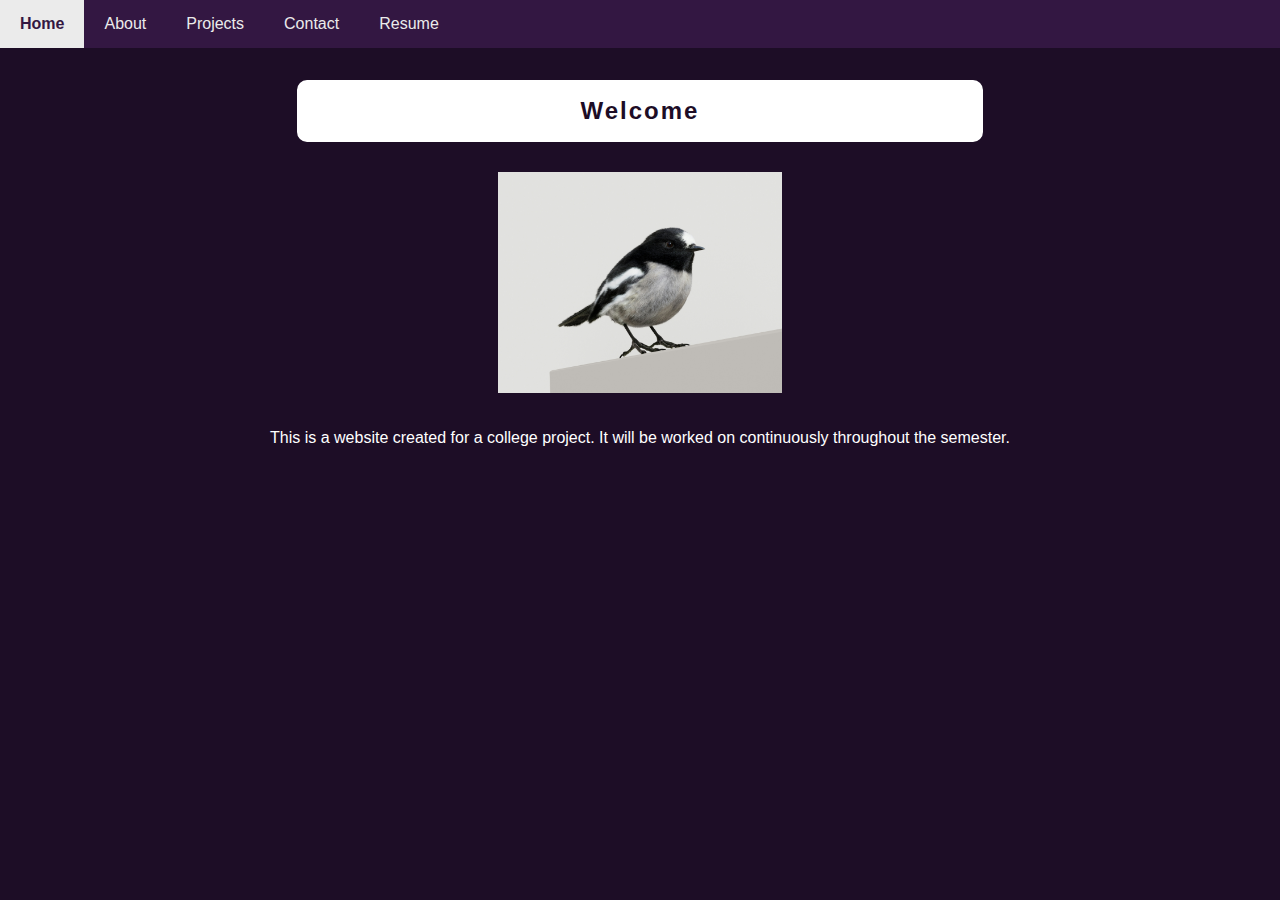
<file: index.html>
<!DOCTYPE html>
<html lang="en">
<head>
    <meta charset="UTF-8">
    <meta name="viewport" content="width=device-width, initial-scale=1.0">
    <title>Welcome</title>
    <link rel="stylesheet" href="styles.css">
</head>
<body>
    <nav>
        <ul>
            <li><a class="activePage" href="index.html">Home</a></li>
            <li><a href="about.html">About</a></li>
            <li><a href="projects.html">Projects</a></li>
            <li><a href="contact.html">Contact</a></li>
            <li><a href="resume.pdf">Resume</a></li>
        </ul>
    </nav>
        
    <main>
        <h2 class="title">Welcome</h2>
        <img src="images/bird.jpg" id="bird" alt="grayscale photo of bird">
        <div>
            <p>This is a website created for a college project. It will be worked on continuously
               throughout the semester.</p>
        </div>
    </main>
</body>
</html>
</file>
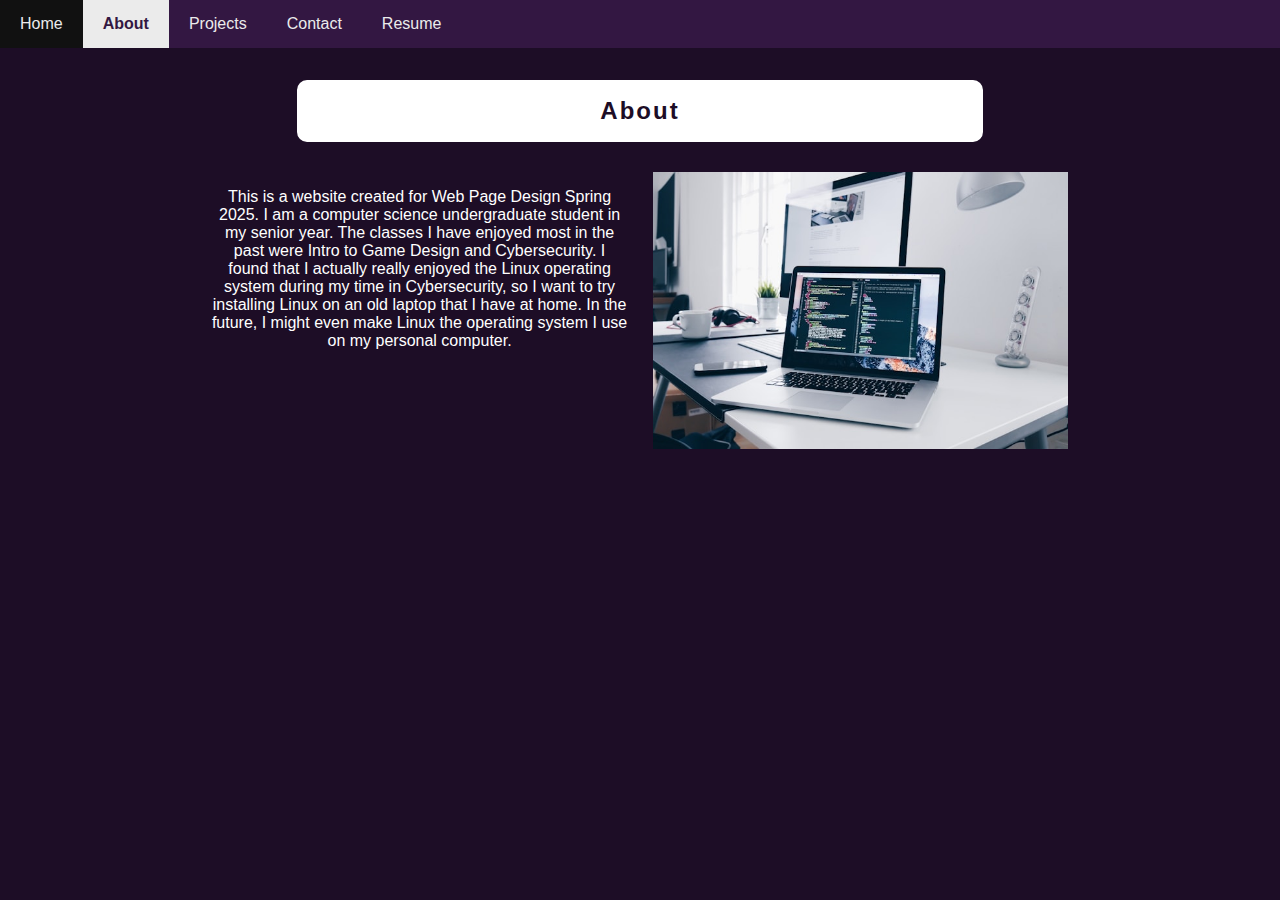
<file: about.html>
<!DOCTYPE html>
<html lang="en">
<head>
    <meta charset="UTF-8">
    <meta name="viewport" content="width=device-width, initial-scale=1.0">
    <title>About</title>
    <link rel="stylesheet" href="styles.css">
</head>
<body>
    <nav>
        <ul>
            <li><a href="index.html">Home</a></li>
            <li><a class="activePage" href="about.html">About</a></li>
            <li><a href="projects.html">Projects</a></li>
            <li><a href="contact.html">Contact</a></li>
            <li><a href="resume.pdf">Resume</a></li>
        </ul>
    </nav>

    <main>
        <h2 class="title">About</h2>
        <div class="container">
            <p>
                This is a website created for Web Page Design Spring 2025. I am a computer science 
                undergraduate student in my senior year. The classes I have enjoyed most in the past 
                were Intro to Game Design and Cybersecurity. I found that I actually really enjoyed 
                the Linux operating system during my time in Cybersecurity, so I want to try installing
                Linux on an old laptop that I have at home. In the future, I might even make Linux
                the operating system I use on my personal computer.
            </p>
            <img src="images/computer.jpg" alt="laptop">
        </div>
    </main>
</body>
</html>
</file>
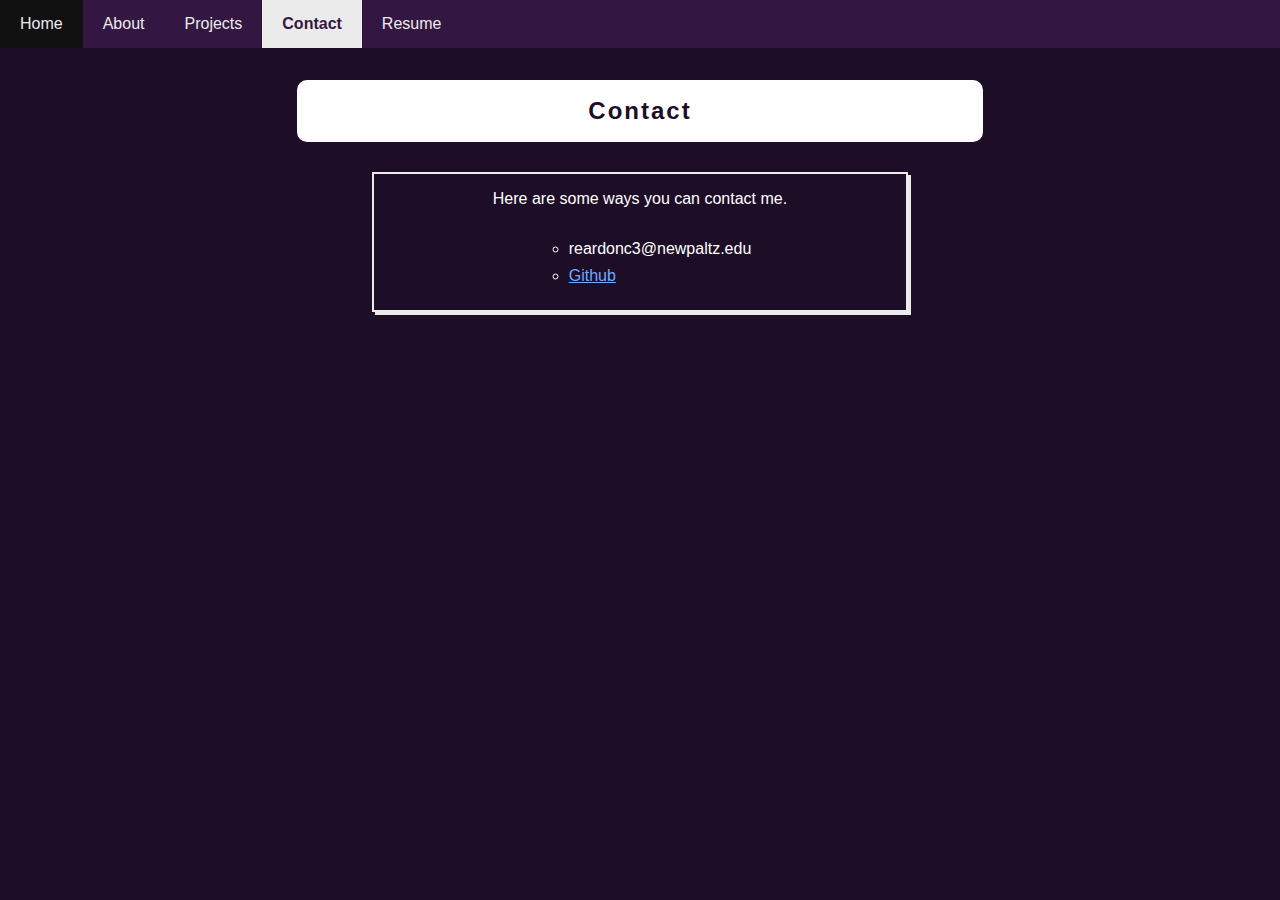
<file: contact.html>
<!DOCTYPE html>
<html lang="en">
<head>
    <meta charset="UTF-8">
    <meta name="viewport" content="width=device-width, initial-scale=1.0">
    <title>Contact</title>
    <link rel="stylesheet" href="styles.css">
</head>
<body>
    <nav>
        <ul>
            <li><a href="index.html">Home</a></li>
            <li><a href="about.html">About</a></li>
            <li><a href="projects.html">Projects</a></li>
            <li><a class="activePage" href="contact.html">Contact</a></li>
            <li><a href="resume.pdf">Resume</a></li>
        </ul>
    </nav>

    <main>
        <h2 class="title">Contact</h2>
        <div class="listContainer">
            <p>Here are some ways you can contact me.</p>    
            <ul class="contacts">
                <li>reardonc3@newpaltz.edu</li>
                <li><a href="https://github.com/latiwagner">Github</a></li>
            </ul>
        </div>
    </main>
</body>
</html>
</file>
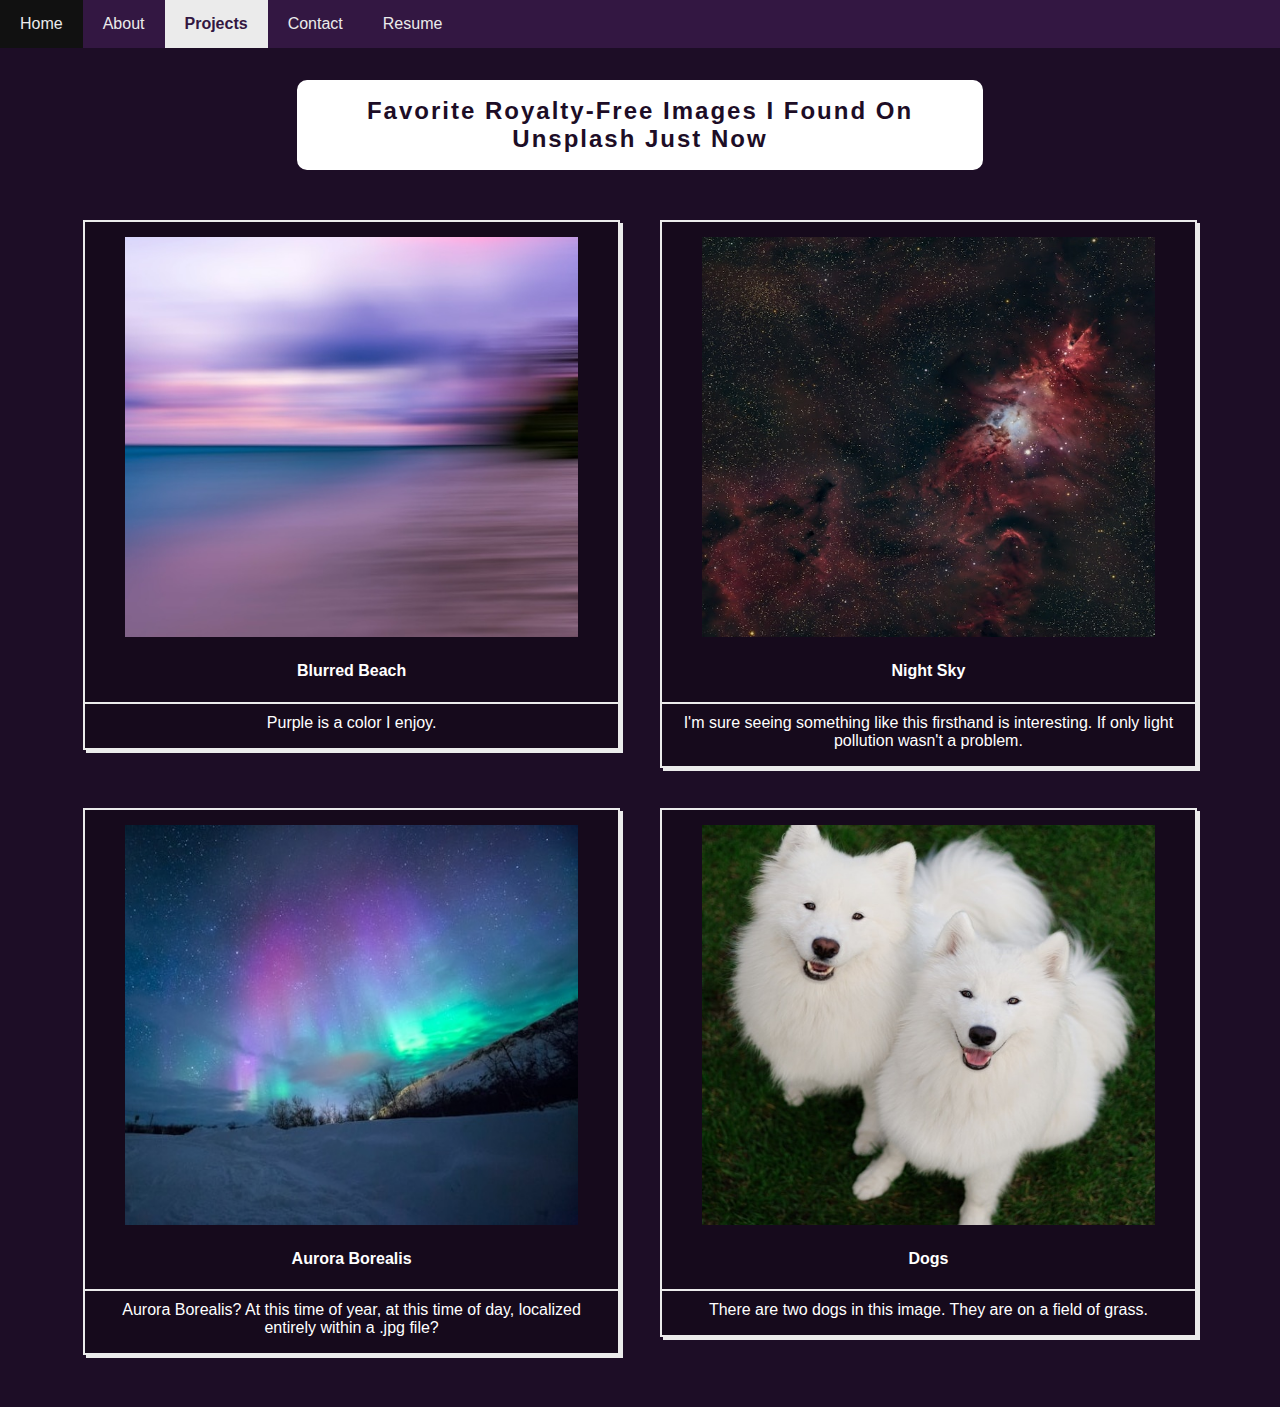
<file: projects.html>
<!DOCTYPE html>
<html lang="en">
<head>
    <meta charset="UTF-8">
    <meta name="viewport" content="width=device-width, initial-scale=1.0">
    <title>Stock Images</title>
    <link rel="stylesheet" href="styles.css">
</head>
<body>
    <nav>
        <ul>
            <li><a href="index.html">Home</a></li>
            <li><a href="about.html">About</a></li>
            <li><a class="activePage" href="projects.html">Projects</a></li>
            <li><a href="contact.html">Contact</a></li>
            <li><a href="resume.pdf">Resume</a></li>
        </ul>
    </nav>

    <main>
        <h2 class="title">Favorite Royalty-Free Images I Found On Unsplash Just Now</h2>
        <section class="flexBox">
            <div class="item">
                <img src="images/stock1.jpg" alt="blurry beach">
                <h4>Blurred Beach</h4>
                <p>
                    Purple is a color I enjoy.
                </p>
            </div>
            <div class="item">
                <img src="images/stock2.jpg" alt="sky">
                <h4>Night Sky</h4>
                <p>
                    I'm sure seeing something like this firsthand is interesting. 
                    If only light pollution wasn't a problem.
                </p>
            </div>
            <div class="item">
                <img src="images/stock3.jpg" alt="aurora">
                <h4>Aurora Borealis</h4>
                <p>
                    Aurora Borealis? At this time of year, at this time of day, 
                    localized entirely within a .jpg file?
                </p>
            </div>
            <div class="item">
                <img src="images/stock4.jpg" alt="dogs">
                <h4>Dogs</h4>
                <p>
                    There are two dogs in this image. They are on a field of grass.
                </p>
            </div>
        </section>
    </main>
</body>
</html>
</file>
<file: styles.css>
body{
    font-family: Verdana, Geneva, Tahoma, sans-serif;
    padding: 0px, 0px;
    margin: 0px;
    background-color: #1d0d26;
    color: white;
}
main{
    margin: 1em;
    padding: 1em 2em;
    text-align: center;
}
h2{
    letter-spacing: 2px;
}
.title{
    border: 2px solid white;
    border-radius: 10px;
    background-color: white;
    text-align: center;
    padding: 15px;
    width: 55%;
    margin: auto;
    margin-bottom: 30px;
    color: #1d0d26;
}
#bird{
    width: 24%;
    display: block;
    margin-left: auto;
    margin-right: auto;
    padding: 0px 0px 20px 0px;
}

/* contact specific */
.listContainer{
    width: 45%;
    margin: auto;
    border: 2px solid rgb(235, 235, 235);
    box-shadow: 3px 3px rgb(235, 235, 235);
}
.contacts{
    text-align: left;
    font-size: 1em;
    display: inline-block;
    list-style-type: circle;
    
}
.contacts li{
    margin-bottom: 9px;
    width: auto;
    /*word-wrap: break-word;*/
    word-break: break-all;
}
a{
    color:rgb(112, 170, 255); /*the default link color isn't very visible on a dark background*/
}

/* projects specific */
.flexBox{
    display: flex;
    flex-wrap: wrap;
    justify-content: center;    
}
.item{
    width: 45%;
    height: 60%;
    margin: 20px;
    border: 2px solid rgb(235, 235, 235);
    box-shadow: 3px 3px rgb(235, 235, 235);
    padding: 15px 0px 0px 0px;
    background-color: #160a1c;
}
.item img{
    width: 85%;
    height: 400px;
}
.item p{
    border-top: 2px solid rgb(235, 235, 235);
    padding: 10px 10px 0px 10px;
}
@media only screen and (max-width: 600px) {
    .item {
        width: 95%;
    }
}

/* about specific */
.container{
    display: grid;
    grid-template-columns: 1fr 3fr 3fr 1fr;
    gap: 25px; 
}
.container p{
    grid-column: 2 / 3;
}
.container img{
    max-width: 100%;
    height: auto;
    grid-column: 3 / 3;
}

/* navbar */
nav ul{
    list-style-type: none;
    margin: 0;
    padding: 0;
    overflow: hidden;
    background-color: #331742;
}
nav ul li{
    float: left;
}
nav ul li a{
    display: inline-block;
    text-decoration: none;
    padding: 15px 20px;
    margin-bottom: 0px;
    text-align: center;
    color: rgb(235, 235, 235);
}
.activePage{
    background-color: rgb(235, 235, 235);
    color: #331742;
    font-weight: bold;
}
nav ul li a:hover:not(.activePage) {
    background-color: #111;
}
@media only screen and (max-width: 600px) {
    nav ul {
        display: grid;
        grid-template-columns: 1fr;
        text-align: center;
    }
    nav ul li {
        float: none;
    }
    nav ul li a{
        width: 90%;
    }
}
</file>
